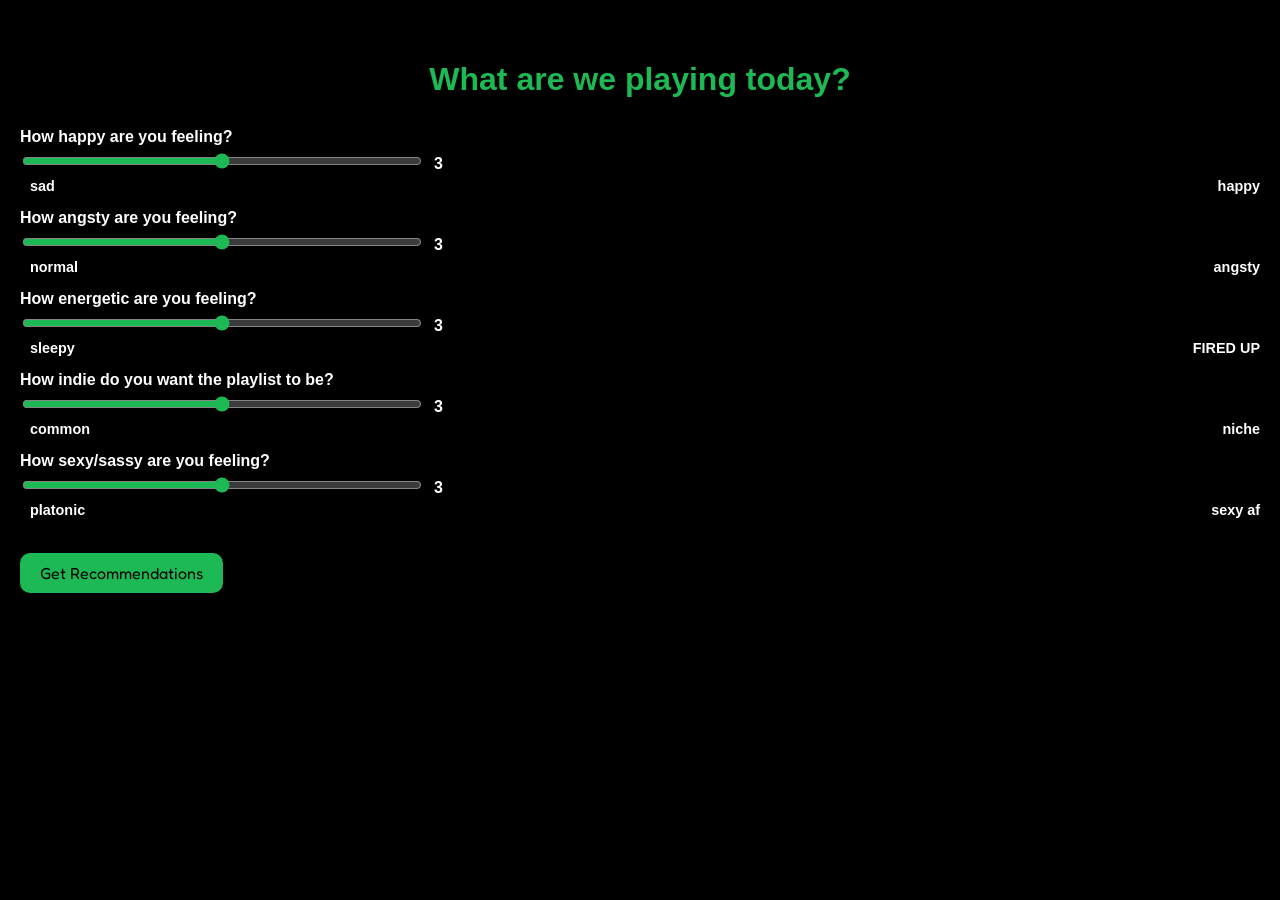
<file: docs/index.html>
<!DOCTYPE html>
<html lang="en">
<meta name="viewport" content="width=device-width, initial-scale=1.0">
<link rel="stylesheet" href="style.css">
<head>
    <meta charset="UTF-8">
    <title>Playlist Recommender</title>
    <style>
        body { font-family: sans-serif; margin: 20px; }
        .slider-container { margin-bottom: 15px; }
        .slider-container label { display: block; margin-bottom: 5px; }
        button { padding: 10px 20px; font-size: 16px; cursor: pointer; }
    </style>
</head>
<body>
    <h1>What are we playing today?</h1>

    <div id="sliders">
        <!-- Sliders will be generated here -->
    </div>

    <button id="get-recommendations">Get Recommendations</button>

    <div id="results"></div>

    <script src="playlists.js"></script>
    <script src="main.js"></script>
</body>
</html>
</file>
<file: docs/style.css>
/* Import fun font */
@import url('https://fonts.googleapis.com/css2?family=Fredoka+One&display=swap');

body {
    font-family: 'Fredoka One', sans-serif;
    margin: 20px;
    padding-top: 20px;
    background-color: #000; /* Black background */
    color: #fff; /* White text */
}

h1 {
    color: #1db954; /* Spotify color */
    text-align: center;
    margin-bottom: 30px;
}

.slider-container {
    margin-bottom: 20px;
}

.slider-container label {
    display: block;
    margin-bottom: 5px;
    font-weight: bold;
}

input[type=range] {
    width: 100%;      /* takes full container width */
    max-width: 400px; /* caps at 400px on large screens */
    accent-color: #1db954;
}

input[type=range]::-webkit-slider-thumb {
    background: #1db954; /* Ensure thumb shows on WebKit browsers */
}

input[type=range]::-moz-range-thumb {
    background: #1db954; /* Firefox thumb color */
}

input[type=range]::-ms-thumb {
    background: #1db954; /* IE/Edge thumb color */
}

span {
    margin-left: 10px;
    font-weight: bold;
}

button {
    padding: 12px 25px;
    font-size: 18px;
    font-family: 'Fredoka One', sans-serif;
    background-color: #1db954;
    color: #000; /* Black text on button */
    border: none;
    border-radius: 10px;
    cursor: pointer;
    margin-top: 20px;
    transition: background-color 0.3s, color 0.3s;
}

button:hover {
    background-color: #10692f;
    color: #fff;
}

#results {
    margin-top: 30px;
    font-size: 18px;
    color: #fff; /* White text for results */
}

#results ol {
    padding-left: 20px;
}

#results li {
    margin-bottom: 10px;
}
</file>
